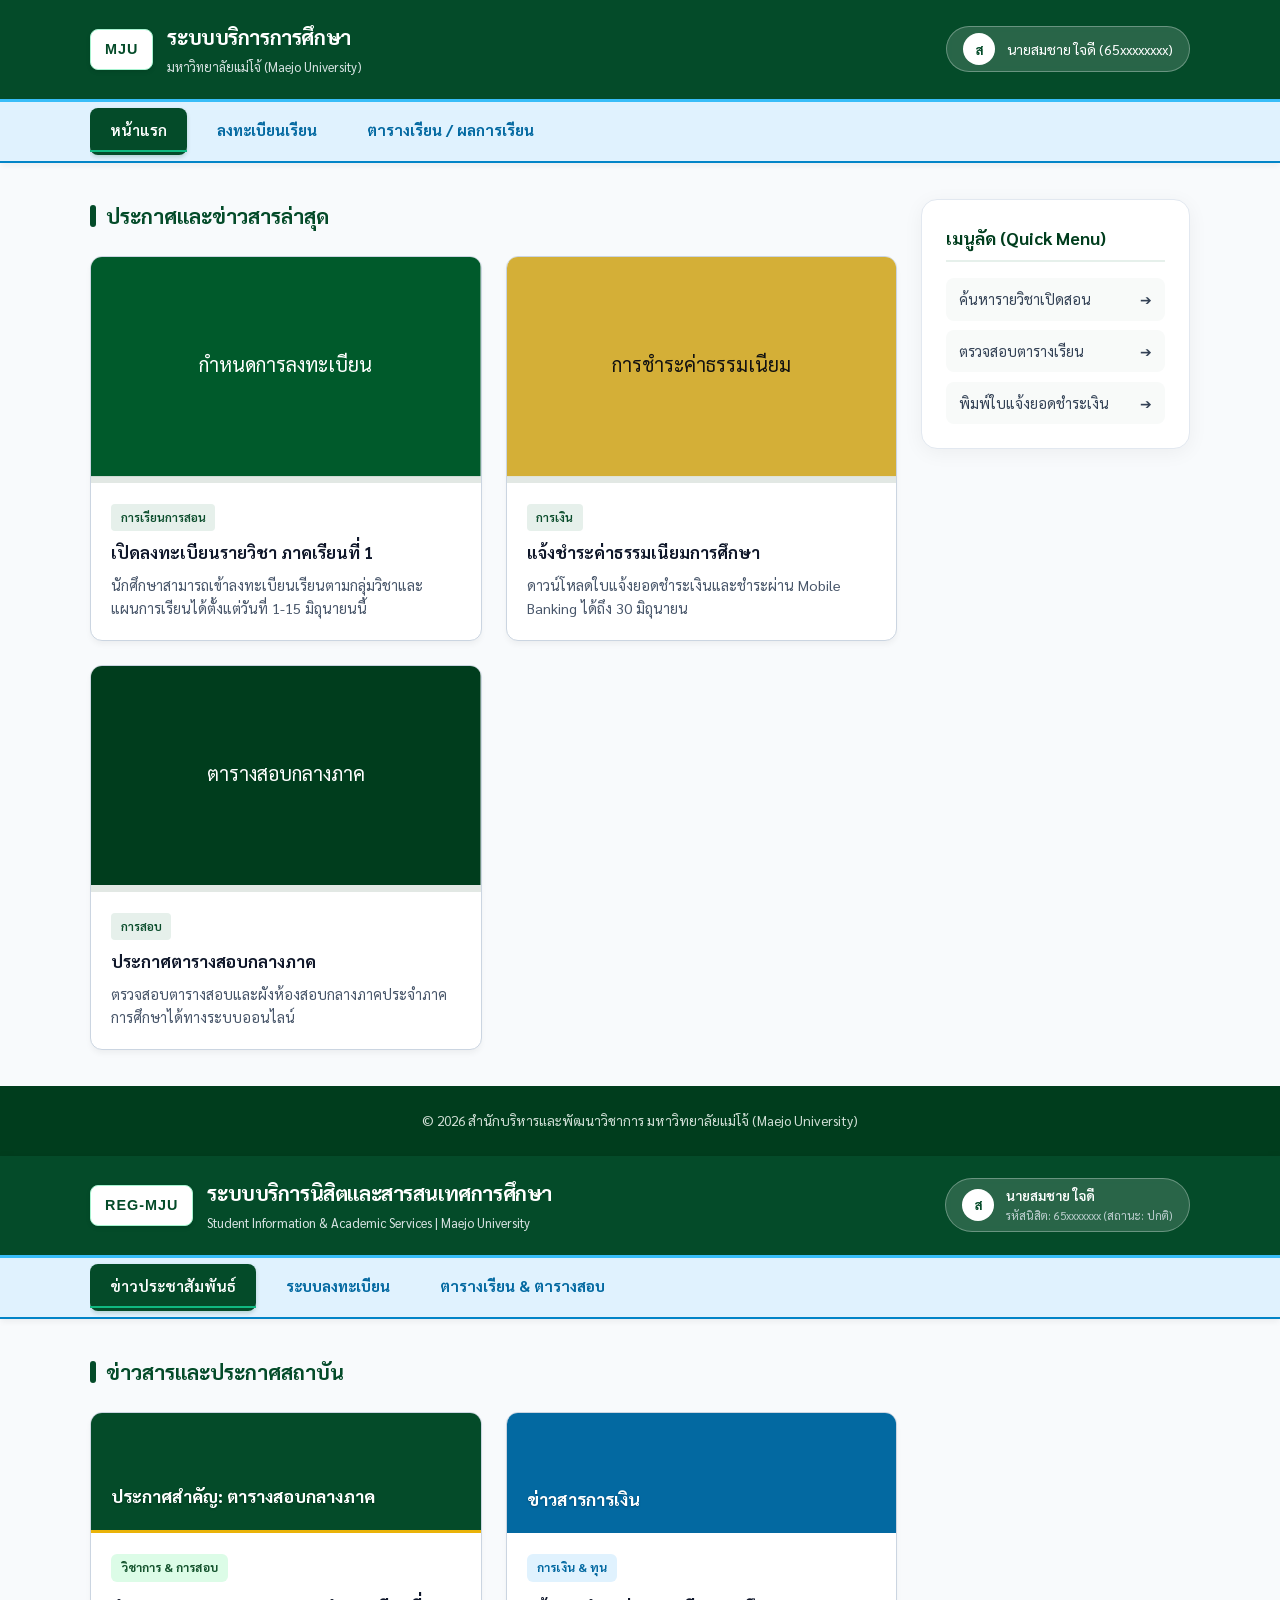
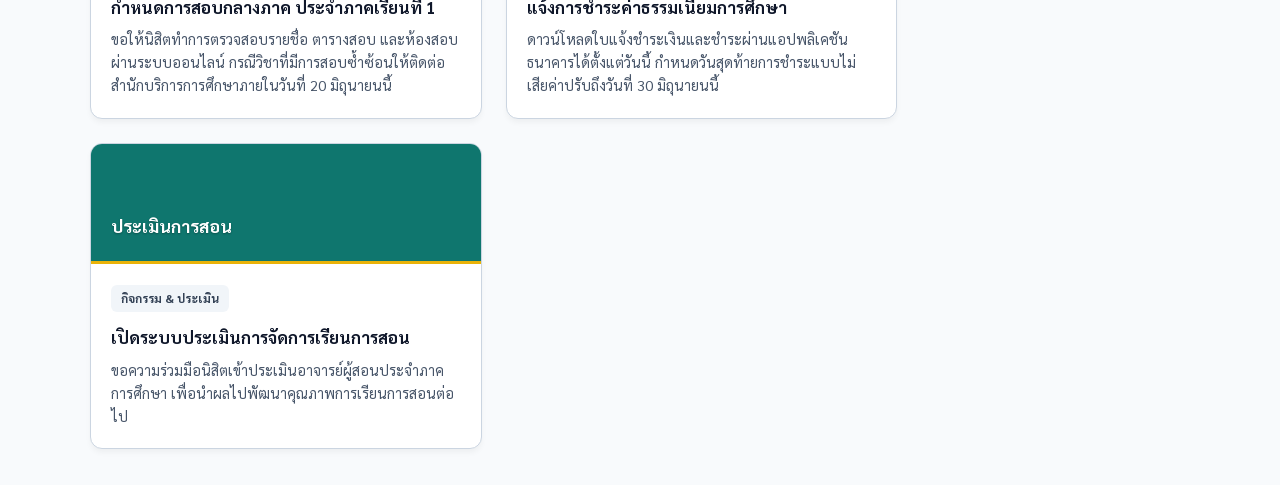
<file: index.html>
<!DOCTYPE html>
<html lang="th">
<head>
  <meta charset="UTF-8">
  <meta name="viewport" content="width=device-width, initial-scale=1.0">
  <title>หน้าแรก - ระบบบริการการศึกษา มหาวิทยาลัยแม่โจ้</title>
  <link rel="stylesheet" href="style.css">
</head>
<body>

  <header class="main-header">
    <div class="container header-container">
      <div class="brand">
        <div class="brand-badge">MJU</div>
        <div class="brand-text">
          <h1>ระบบบริการการศึกษา</h1>
          <span>มหาวิทยาลัยแม่โจ้ (Maejo University)</span>
        </div>
      </div>
      <div class="user-badge">
        <div class="user-avatar">ส</div>
        <span>นายสมชาย ใจดี (65xxxxxxxx)</span>
      </div>
    </div>
  </header>

  <nav class="main-nav">
    <div class="container">
      <ul class="nav-menu">
        <li><a href="index.html" class="nav-link active">หน้าแรก</a></li>
        <li><a href="register.html" class="nav-link">ลงทะเบียนเรียน</a></li>
        <li><a href="schedule.html" class="nav-link">ตารางเรียน / ผลการเรียน</a></li>
      </ul>
    </div>
  </nav>

  <div class="container layout-grid">
    <main class="main-content">
      <h2 class="section-title">ประกาศและข่าวสารล่าสุด</h2>
      <div class="card-grid">
        <article class="card">
          <div class="card-img-wrapper">
            <svg width="100%" height="100%" viewBox="0 0 400 225"><rect width="400" height="225" fill="#005a2b"/><text x="50%" y="50%" fill="#fff" font-size="20" text-anchor="middle" dy=".3em">กำหนดการลงทะเบียน</text></svg>
          </div>
          <div class="card-body">
            <span class="card-tag">การเรียนการสอน</span>
            <h3 class="card-title">เปิดลงทะเบียนรายวิชา ภาคเรียนที่ 1</h3>
            <p class="card-text">นักศึกษาสามารถเข้าลงทะเบียนเรียนตามกลุ่มวิชาและแผนการเรียนได้ตั้งแต่วันที่ 1-15 มิถุนายนนี้</p>
          </div>
        </article>

        <article class="card">
          <div class="card-img-wrapper">
            <svg width="100%" height="100%" viewBox="0 0 400 225"><rect width="400" height="225" fill="#d4af37"/><text x="50%" y="50%" fill="#111" font-size="20" text-anchor="middle" dy=".3em">การชำระค่าธรรมเนียม</text></svg>
          </div>
          <div class="card-body">
            <span class="card-tag">การเงิน</span>
            <h3 class="card-title">แจ้งชำระค่าธรรมเนียมการศึกษา</h3>
            <p class="card-text">ดาวน์โหลดใบแจ้งยอดชำระเงินและชำระผ่าน Mobile Banking ได้ถึง 30 มิถุนายน</p>
          </div>
        </article>

        <article class="card">
          <div class="card-img-wrapper">
            <svg width="100%" height="100%" viewBox="0 0 400 225"><rect width="400" height="225" fill="#003d1d"/><text x="50%" y="50%" fill="#fff" font-size="20" text-anchor="middle" dy=".3em">ตารางสอบกลางภาค</text></svg>
          </div>
          <div class="card-body">
            <span class="card-tag">การสอบ</span>
            <h3 class="card-title">ประกาศตารางสอบกลางภาค</h3>
            <p class="card-text">ตรวจสอบตารางสอบและผังห้องสอบกลางภาคประจำภาคการศึกษาได้ทางระบบออนไลน์</p>
          </div>
        </article>
      </div>
    </main>

    <aside class="sidebar-content">
      <div class="sidebar-box">
        <h3>เมนูลัด (Quick Menu)</h3>
        <ul class="quick-menu">
          <li><a href="register.html"><span>ค้นหารายวิชาเปิดสอน</span> ➔</a></li>
          <li><a href="schedule.html"><span>ตรวจสอบตารางเรียน</span> ➔</a></li>
          <li><a href="#"><span>พิมพ์ใบแจ้งยอดชำระเงิน</span> ➔</a></li>
        </ul>
      </div>
    </aside>
  </div>

  <footer class="main-footer">
    <div class="container">
      <p>&copy; 2026 สำนักบริหารและพัฒนาวิชาการ มหาวิทยาลัยแม่โจ้ (Maejo University)</p>
    </div>
  </footer>

</body>
</html>
<!DOCTYPE html>
<html lang="th">
<head>
    <meta charset="UTF-8">
    <meta name="viewport" content="width=device-width, initial-scale=1.0">
    <title>ระบบบริการนิสิตและสารสนเทศการศึกษา - มหาวิทยาลัยแม่โจ้</title>
    <link rel="stylesheet" href="style.css">
</head>
<body>

    <!-- Header Section -->
    <header class="main-header">
        <div class="container header-container">
            <div class="brand">
                <div class="brand-badge">REG-MJU</div>
                <div class="brand-text">
                    <h1>ระบบบริการนิสิตและสารสนเทศการศึกษา</h1>
                    <span>Student Information & Academic Services | Maejo University</span>
                </div>
            </div>
            <div class="user-badge">
                <div class="user-avatar">ส</div>
                <div class="user-info">
                    <span class="user-name">นายสมชาย ใจดี</span>
                    <span class="user-id">รหัสนิสิต: 65xxxxxxx (สถานะ: ปกติ)</span>
                </div>
            </div>
        </div>
    </header>

    <!-- Navigation Bar -->
    <nav class="main-nav">
        <div class="container">
            <ul class="nav-menu">
                <li><a href="index.html" class="nav-link active">ข่าวประชาสัมพันธ์</a></li>
                <li><a href="register.html" class="nav-link">ระบบลงทะเบียน</a></li>
                <li><a href="schedule.html" class="nav-link">ตารางเรียน & ตารางสอบ</a></li>
            </ul>
        </div>
    </nav>

    <!-- Main Content Section -->
    <main class="container layout-grid">
        <section class="news-section">
            <h2 class="section-title">ข่าวสารและประกาศสถาบัน</h2>

            <div class="card-grid">
                <!-- Card 1: สลับเรื่องตารางสอบขึ้นมาก่อนเพื่อไม่ให้เหมือนเพื่อน -->
                <article class="card">
                    <div class="card-image-placeholder primary-banner">
                        <h3>ประกาศสำคัญ: ตารางสอบกลางภาค</h3>
                    </div>
                    <div class="card-content">
                        <span class="badge badge-academic">วิชาการ & การสอบ</span>
                        <h3 class="card-title">กำหนดการสอบกลางภาค ประจำภาคเรียนที่ 1</h3>
                        <p class="card-description">
                            ขอให้นิสิตทำการตรวจสอบรายชื่อ ตารางสอบ และห้องสอบผ่านระบบออนไลน์ 
                            กรณีวิชาที่มีการสอบซ้ำซ้อนให้ติดต่อสำนักบริการการศึกษาภายในวันที่ 20 มิถุนายนนี้
                        </p>
                    </div>
                </article>

                <!-- Card 2: เรื่องการเงิน/ทุนการศึกษา -->
                <article class="card">
                    <div class="card-image-placeholder secondary-banner">
                        <h3>ข่าวสารการเงิน</h3>
                    </div>
                    <div class="card-content">
                        <span class="badge badge-finance">การเงิน & ทุน</span>
                        <h3 class="card-title">แจ้งการชำระค่าธรรมเนียมการศึกษา</h3>
                        <p class="card-description">
                            ดาวน์โหลดใบแจ้งชำระเงินและชำระผ่านแอปพลิเคชันธนาคารได้ตั้งแต่วันนี้ 
                            กำหนดวันสุดท้ายการชำระแบบไม่เสียค่าปรับถึงวันที่ 30 มิถุนายนนี้
                        </p>
                    </div>
                </article>

                <!-- Card 3: เรื่องกิจกรรมนิสิต/ประเมินการสอน -->
                <article class="card">
                    <div class="card-image-placeholder tertiary-banner">
                        <h3>ประเมินการสอน</h3>
                    </div>
                    <div class="card-content">
                        <span class="badge badge-general">กิจกรรม & ประเมิน</span>
                        <h3 class="card-title">เปิดระบบประเมินการจัดการเรียนการสอน</h3>
                        <p class="card-description">
                            ขอความร่วมมือนิสิตเข้าประเมินอาจารย์ผู้สอนประจำภาคการศึกษา 
                            เพื่อนำผลไปพัฒนาคุณภาพการเรียนการสอนต่อไป
                        </p>
                    </div>
                </article>
            </div>
        </section>
    </main>

</body>
</html>
</file>
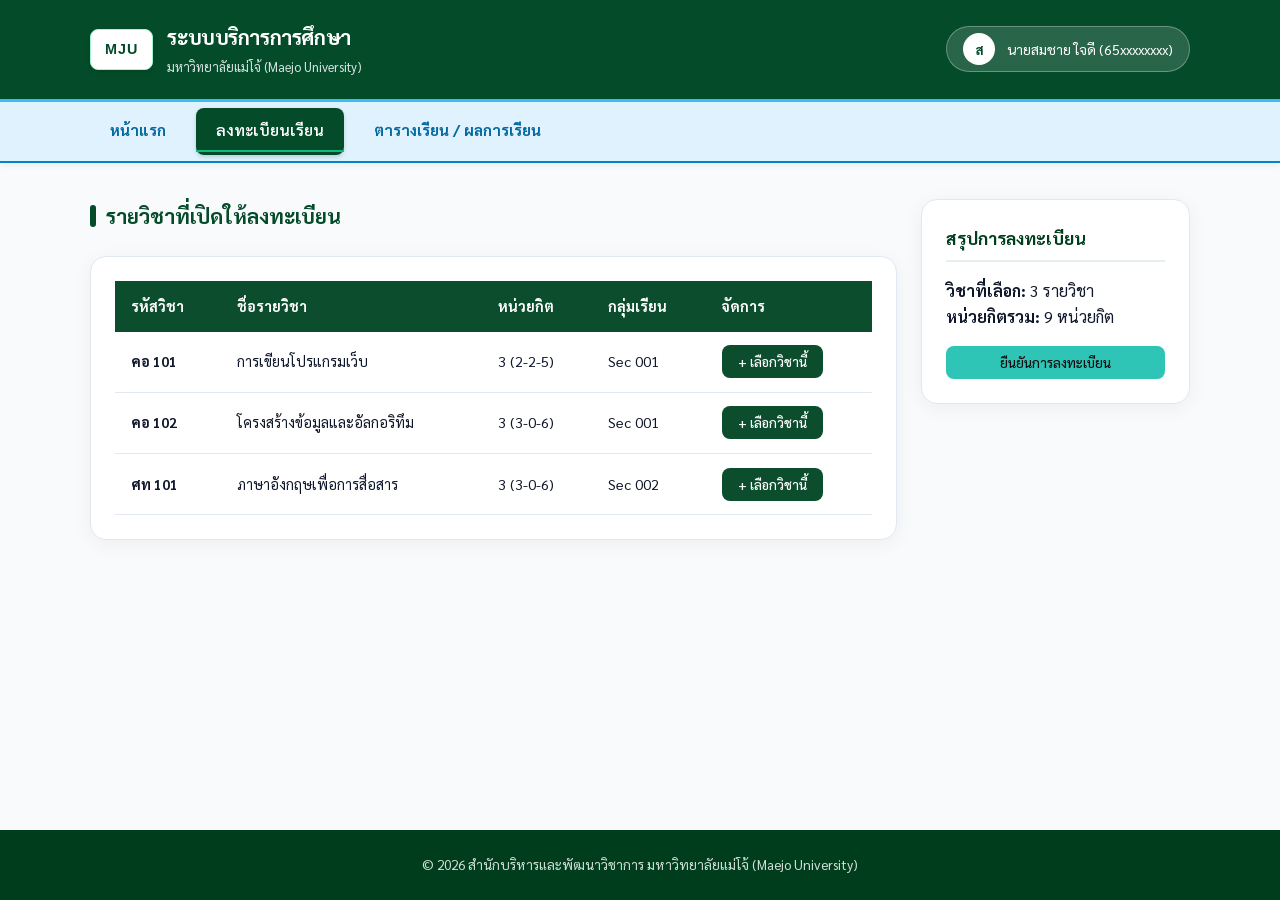
<file: register.html>
<!DOCTYPE html>
<html lang="th">
<head>
  <meta charset="UTF-8">
  <meta name="viewport" content="width=device-width, initial-scale=1.0">
  <title>ลงทะเบียนเรียน - มหาวิทยาลัยแม่โจ้</title>
  <link rel="stylesheet" href="style.css">
</head>
<body>

  <header class="main-header">
    <div class="container header-container">
      <div class="brand">
        <div class="brand-badge">MJU</div>
        <div class="brand-text">
          <h1>ระบบบริการการศึกษา</h1>
          <span>มหาวิทยาลัยแม่โจ้ (Maejo University)</span>
        </div>
      </div>
      <div class="user-badge">
        <div class="user-avatar">ส</div>
        <span>นายสมชาย ใจดี (65xxxxxxxx)</span>
      </div>
    </div>
  </header>

  <nav class="main-nav">
    <div class="container">
      <ul class="nav-menu">
        <li><a href="index.html" class="nav-link">หน้าแรก</a></li>
        <li><a href="register.html" class="nav-link active">ลงทะเบียนเรียน</a></li>
        <li><a href="schedule.html" class="nav-link">ตารางเรียน / ผลการเรียน</a></li>
      </ul>
    </div>
  </nav>

  <div class="container layout-grid">
    <main class="main-content">
      <h2 class="section-title">รายวิชาที่เปิดให้ลงทะเบียน</h2>
      <div class="table-responsive">
        <table class="custom-table">
          <thead>
            <tr>
              <th>รหัสวิชา</th>
              <th>ชื่อรายวิชา</th>
              <th>หน่วยกิต</th>
              <th>กลุ่มเรียน</th>
              <th>จัดการ</th>
            </tr>
          </thead>
          <tbody>
            <tr>
              <td><strong>คอ 101</strong></td>
              <td>การเขียนโปรแกรมเว็บ</td>
              <td>3 (2-2-5)</td>
              <td>Sec 001</td>
              <td><button class="btn-primary">+ เลือกวิชานี้</button></td>
            </tr>
            <tr>
              <td><strong>คอ 102</strong></td>
              <td>โครงสร้างข้อมูลและอัลกอริทึม</td>
              <td>3 (3-0-6)</td>
              <td>Sec 001</td>
              <td><button class="btn-primary">+ เลือกวิชานี้</button></td>
            </tr>
            <tr>
              <td><strong>ศท 101</strong></td>
              <td>ภาษาอังกฤษเพื่อการสื่อสาร</td>
              <td>3 (3-0-6)</td>
              <td>Sec 002</td>
              <td><button class="btn-primary">+ เลือกวิชานี้</button></td>
            </tr>
          </tbody>
        </table>
      </div>
    </main>

    <aside class="sidebar-content">
      <div class="sidebar-box">
        <h3>สรุปการลงทะเบียน</h3>
        <p><strong>วิชาที่เลือก:</strong> 3 รายวิชา</p>
        <p><strong>หน่วยกิตรวม:</strong> 9 หน่วยกิต</p>
        <button class="btn-primary" style="width: 100%; margin-top:1rem; background: var(--accent-color); color: #111;">ยืนยันการลงทะเบียน</button>
      </div>
    </aside>
  </div>

  <footer class="main-footer">
    <div class="container">
      <p>&copy; 2026 สำนักบริหารและพัฒนาวิชาการ มหาวิทยาลัยแม่โจ้ (Maejo University)</p>
    </div>
  </footer>

</body>
</html>
</file>
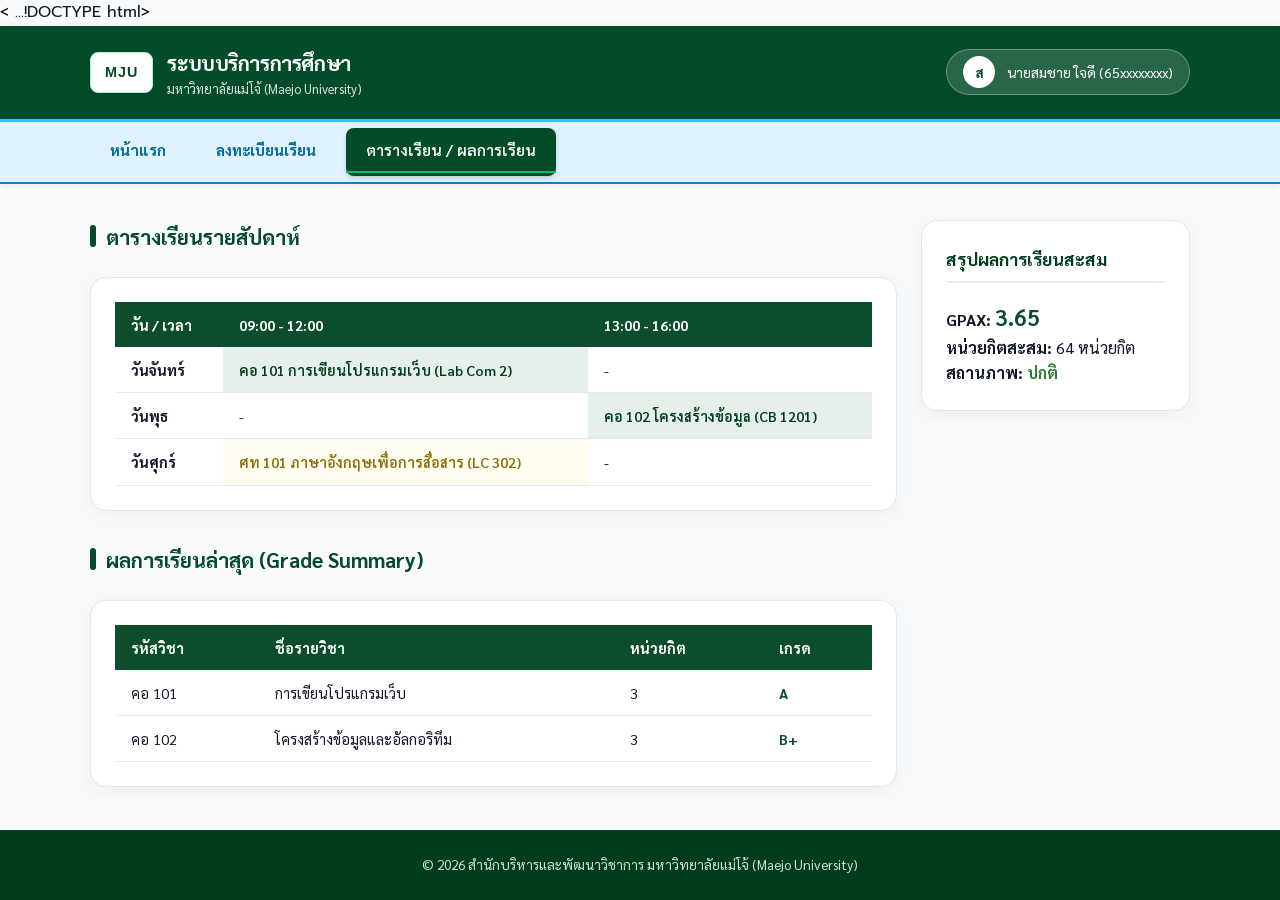
<file: schedule.html>
<<!DOCTYPE html>
<html lang="th">
<head>
    <meta charset="UTF-8">
    <title>ตารางเรียน</title>
   
    <link href="https://fonts.googleapis.com/css2?family=Prompt:wght@300;400;600&display=swap" rel="stylesheet">
    
    <link rel="stylesheet" href="style.css">
</head>
<body>
    ...!DOCTYPE html>
<html lang="th">
<head>
  <meta charset="UTF-8">
  <meta name="viewport" content="width=device-width, initial-scale=1.0">
  <title>ตารางเรียน / ผลการเรียน - มหาวิทยาลัยแม่โจ้</title>
  <link rel="stylesheet" href="style.css">
</head>
<body>

  <header class="main-header">
    <div class="container header-container">
      <div class="brand">
        <div class="brand-badge">MJU</div>
        <div class="brand-text">
          <h1>ระบบบริการการศึกษา</h1>
          <span>มหาวิทยาลัยแม่โจ้ (Maejo University)</span>
        </div>
      </div>
      <div class="user-badge">
        <div class="user-avatar">ส</div>
        <span>นายสมชาย ใจดี (65xxxxxxxx)</span>
      </div>
    </div>
  </header>

  <nav class="main-nav">
    <div class="container">
      <ul class="nav-menu">
        <li><a href="index.html" class="nav-link">หน้าแรก</a></li>
        <li><a href="register.html" class="nav-link">ลงทะเบียนเรียน</a></li>
        <li><a href="schedule.html" class="nav-link active">ตารางเรียน / ผลการเรียน</a></li>
      </ul>
    </div>
  </nav>

  <div class="container layout-grid">
    <main class="main-content">
      <h2 class="section-title">ตารางเรียนรายสัปดาห์</h2>
      <div class="table-responsive" style="margin-bottom:2rem;">
        <table class="custom-table">
          <thead>
            <tr>
              <th>วัน / เวลา</th>
              <th>09:00 - 12:00</th>
              <th>13:00 - 16:00</th>
            </tr>
          </thead>
          <tbody>
            <tr>
              <td><strong>วันจันทร์</strong></td>
              <td style="background:#e6f0eb; color:var(--primary-dark); font-weight:600;">คอ 101 การเขียนโปรแกรมเว็บ (Lab Com 2)</td>
              <td>-</td>
            </tr>
            <tr>
              <td><strong>วันพุธ</strong></td>
              <td>-</td>
              <td style="background:#e6f0eb; color:var(--primary-dark); font-weight:600;">คอ 102 โครงสร้างข้อมูล (CB 1201)</td>
            </tr>
            <tr>
              <td><strong>วันศุกร์</strong></td>
              <td style="background:#fffdf0; color:#8a6d0b; font-weight:600;">ศท 101 ภาษาอังกฤษเพื่อการสื่อสาร (LC 302)</td>
              <td>-</td>
            </tr>
          </tbody>
        </table>
      </div>

      <h2 class="section-title">ผลการเรียนล่าสุด (Grade Summary)</h2>
      <div class="table-responsive">
        <table class="custom-table">
          <thead>
            <tr>
              <th>รหัสวิชา</th>
              <th>ชื่อรายวิชา</th>
              <th>หน่วยกิต</th>
              <th>เกรด</th>
            </tr>
          </thead>
          <tbody>
            <tr>
              <td>คอ 101</td>
              <td>การเขียนโปรแกรมเว็บ</td>
              <td>3</td>
              <td><strong style="color:var(--primary-color);">A</strong></td>
            </tr>
            <tr>
              <td>คอ 102</td>
              <td>โครงสร้างข้อมูลและอัลกอริทึม</td>
              <td>3</td>
              <td><strong style="color:var(--primary-color);">B+</strong></td>
            </tr>
          </tbody>
        </table>
      </div>
    </main>

    <aside class="sidebar-content">
      <div class="sidebar-box">
        <h3>สรุปผลการเรียนสะสม</h3>
        <p><strong>GPAX:</strong> <span style="font-size:1.4rem; color:var(--primary-color); font-weight:bold;">3.65</span></p>
        <p><strong>หน่วยกิตสะสม:</strong> 64 หน่วยกิต</p>
        <p><strong>สถานภาพ:</strong> <span style="color:#2e7d32; font-weight:bold;">ปกติ</span></p>
      </div>
    </aside>
  </div>

  <footer class="main-footer">
    <div class="container">
      <p>&copy; 2026 สำนักบริหารและพัฒนาวิชาการ มหาวิทยาลัยแม่โจ้ (Maejo University)</p>
    </div>
  </footer>

</body>
</html>
</file>
<file: style.css>
/* ==========================================================================
   Maejo University Educational Services System - Modern Responsive CSS
   Theme: MJU Forest Green (#005a2b) & Gold (#d4af37)
   ========================================================================== */

@import url('https://fonts.googleapis.com/css2?family=Sarabun:wght@300;400;500;600;700&display=swap');

:root {
  --primary-color: #005a2b;
  --primary-dark: #003d1d;
  --primary-light: #e6f0eb;
  --accent-color: #d4af37;
  --bg-color: #f8faf9;
  --card-bg: #ffffff;
  --text-main: #2b302c;
  --text-muted: #667068;
  --border-color: #e2e8e4;
  --shadow-sm: 0 2px 4px rgba(0,0,0,0.04);
  --shadow-md: 0 4px 12px rgba(0,0,0,0.08);
  --radius-sm: 8px;
  --radius-md: 12px;
  --transition: all 0.25s ease-in-out;
}

*, *::before, *::after {
  box-sizing: border-box;
  margin: 0;
  padding: 0;
}

body {
  font-family: 'Sarabun', -apple-system, sans-serif;
  background-color: var(--bg-color);
  color: var(--text-main);
  line-height: 1.6;
  min-height: 100vh;
  display: flex;
  flex-direction: column;
}

.container {
  width: calc(100% - 2rem);
  max-width: 1200px;
  margin-inline: auto;
}

/* Header */
.main-header {
  background: linear-gradient(135deg, var(--primary-dark) 0%, var(--primary-color) 100%);
  color: #ffffff;
  padding: 1rem 0;
  box-shadow: var(--shadow-sm);
}

.header-container {
  display: flex;
  flex-direction: column;
  align-items: center;
  gap: 1rem;
}

.brand {
  display: flex;
  align-items: center;
  gap: 0.85rem;
}

.brand-badge {
  background: var(--accent-color);
  color: #111;
  font-weight: 700;
  padding: 0.35rem 0.75rem;
  border-radius: var(--radius-sm);
  font-size: 0.9rem;
}

.brand-text h1 {
  font-size: 1.25rem;
  font-weight: 600;
}

.brand-text span {
  font-size: 0.8rem;
  opacity: 0.85;
}

.user-badge {
  display: flex;
  align-items: center;
  gap: 0.75rem;
  background: rgba(255, 255, 255, 0.12);
  padding: 0.5rem 1rem;
  border-radius: 50px;
  font-size: 0.88rem;
}

.user-avatar {
  width: 32px;
  height: 32px;
  border-radius: 50%;
  background: var(--accent-color);
  color: #000;
  display: flex;
  align-items: center;
  justify-content: center;
  font-weight: bold;
}

/* Navigation */
.main-nav {
  background-color: #ffffff;
  border-bottom: 1px solid var(--border-color);
  position: sticky;
  top: 0;
  z-index: 100;
}

.nav-menu {
  display: flex;
  list-style: none;
  gap: 0.5rem;
  overflow-x: auto;
  padding: 0.5rem 0;
}

.nav-link {
  text-decoration: none;
  color: var(--text-muted);
  font-weight: 500;
  padding: 0.6rem 1.2rem;
  border-radius: var(--radius-sm);
  white-space: nowrap;
  transition: var(--transition);
}

.nav-link:hover, .nav-link.active {
  color: var(--primary-color);
  background-color: var(--primary-light);
  font-weight: 600;
}

/* Layout Grid */
.layout-grid {
  display: grid;
  grid-template-columns: 1fr;
  gap: 1.5rem;
  margin-block: 2rem;
  flex: 1;
}

.section-title {
  font-size: 1.35rem;
  color: var(--primary-dark);
  margin-bottom: 1.25rem;
  display: flex;
  align-items: center;
  gap: 0.5rem;
  font-weight: 700;
}

.section-title::before {
  content: '';
  display: inline-block;
  width: 6px;
  height: 1.2em;
  background-color: var(--accent-color);
  border-radius: 3px;
}

/* Cards & Grid */
.card-grid {
  display: grid;
  grid-template-columns: 1fr;
  gap: 1.25rem;
}

.card {
  background-color: var(--card-bg);
  border-radius: var(--radius-md);
  border: 1px solid var(--border-color);
  overflow: hidden;
  box-shadow: var(--shadow-sm);
  transition: var(--transition);
}

.card:hover {
  transform: translateY(-3px);
  box-shadow: var(--shadow-md);
}

.card-img-wrapper {
  width: 100%;
  aspect-ratio: 16 / 9;
  background-color: #e2e8e4;
}

.card-body {
  padding: 1.25rem;
}

.card-tag {
  display: inline-block;
  background: var(--primary-light);
  color: var(--primary-color);
  font-size: 0.75rem;
  font-weight: 600;
  padding: 0.25rem 0.6rem;
  border-radius: 4px;
  margin-bottom: 0.5rem;
}

.card-title {
  font-size: 1.1rem;
  font-weight: 600;
  margin-bottom: 0.5rem;
}

.card-text {
  font-size: 0.9rem;
  color: var(--text-muted);
}

/* Sidebar */
.sidebar-box {
  background: var(--card-bg);
  border: 1px solid var(--border-color);
  border-radius: var(--radius-md);
  padding: 1.25rem;
  box-shadow: var(--shadow-sm);
}

.sidebar-box h3 {
  font-size: 1.1rem;
  color: var(--primary-dark);
  margin-bottom: 1rem;
  padding-bottom: 0.5rem;
  border-bottom: 2px solid var(--primary-light);
}

.quick-menu {
  list-style: none;
  display: flex;
  flex-direction: column;
  gap: 0.6rem;
}

.quick-menu a {
  display: flex;
  justify-content: space-between;
  text-decoration: none;
  color: var(--text-main);
  padding: 0.6rem 0.8rem;
  border-radius: var(--radius-sm);
  background-color: var(--bg-color);
  font-size: 0.9rem;
  transition: var(--transition);
}

.quick-menu a:hover {
  background-color: var(--primary-light);
  color: var(--primary-color);
  padding-left: 1rem;
}

/* Table */
.table-responsive {
  width: 100%;
  overflow-x: auto;
  background: var(--card-bg);
  border-radius: var(--radius-md);
  border: 1px solid var(--border-color);
  box-shadow: var(--shadow-sm);
}

.custom-table {
  width: 100%;
  border-collapse: collapse;
  text-align: left;
  font-size: 0.9rem;
}

.custom-table th {
  background-color: var(--primary-color);
  color: #ffffff;
  padding: 0.85rem 1rem;
}

.custom-table td {
  padding: 0.85rem 1rem;
  border-bottom: 1px solid var(--border-color);
}

.btn-primary {
  background-color: var(--primary-color);
  color: white;
  border: none;
  padding: 0.5rem 1rem;
  border-radius: var(--radius-sm);
  font-weight: 500;
  cursor: pointer;
  transition: var(--transition);
}

.btn-primary:hover {
  background-color: var(--primary-dark);
}

/* Footer */
.main-footer {
  background-color: var(--primary-dark);
  color: #d1e0d7;
  text-align: center;
  padding: 1.5rem 0;
  font-size: 0.85rem;
  margin-top: auto;
}

/* Responsive Queries */
@media (min-width: 768px) {
  .header-container { flex-direction: row; justify-content: space-between; }
  .card-grid { grid-template-columns: repeat(2, 1fr); }
}

@media (min-width: 1200px) {
  .layout-grid { grid-template-columns: 3fr 1fr; }
  .card-grid { grid-template-columns: repeat(3, 1fr); }
}
/* กำหนดฟอนต์ทั้งหน้าเว็บ */
body {
    font-family: 'Prompt', sans-serif;
    background-color: #f8f9fa;
}

/* แต่งกล่องให้ขอบมน + มีเงา */
.sidebar-box, .table-responsive {
    background: #ffffff;
    border-radius: 16px;
    padding: 24px;
    box-shadow: 0 4px 20px rgba(0, 0, 0, 0.05);
}

/* แต่งตารางให้เรียบหรู + เอฟเฟกต์ชี้เมาส์ */
tr:hover {
    background-color: #f1f5f9;
    transition: background 0.2s ease;
}

/* ป้ายสถานะเกรด/ปกติ (Badge) */
.badge-status {
    background-color: #d1fae5;
    color: #065f46;
    padding: 4px 12px;
    border-radius: 20px;
    font-weight: 600;
}
/* Custom Properties / Theme Variables */
:root {
    --primary-color: #0b4d2c;      /* เขียวเข้มพรีเมียม */
    --primary-hover: #083820;
    --accent-color: #2ec4b6;       /* สีฟ้าอมเขียวเพิ่มมิติ */
    --accent-gold: #e9c46a;        /* สีทองนุ่มนวล */
    --bg-light: #f4f7f5;           /* พื้นหลังเทาอมเขียวอ่อนสบายตา */
    --card-bg: #ffffff;
    --text-dark: #1e293b;
    --text-muted: #64748b;
    --border-color: #e2e8f0;
    --shadow-sm: 0 2px 4px rgba(0, 0, 0, 0.05);
    --shadow-md: 0 10px 25px -5px rgba(0, 0, 0, 0.08);
    --radius-lg: 16px;
    --radius-md: 10px;
}

/* Reset & Base Styles */
* {
    margin: 0;
    padding: 0;
    box-sizing: border-box;
    font-family: 'Sarabun', 'Inter', -apple-system, sans-serif;
}

body {
    background-color: var(--bg-light);
    color: var(--text-dark);
    line-height: 1.6;
}

.container {
    max-width: 1200px;
    margin: 0 auto;
    padding: 0 20px;
}

/* Header Section */
.main-header {
    background: linear-gradient(135deg, var(--primary-color) 0%, #155d38 100%);
    color: #ffffff;
    padding: 24px 0;
    box-shadow: var(--shadow-md);
}

.header-container {
    display: flex;
    justify-content: space-between;
    align-items: center;
}

.brand {
    display: flex;
    align-items: center;
    gap: 16px;
}

.brand-badge {
    background: var(--accent-gold);
    color: #1a3323;
    font-weight: 800;
    font-size: 1.1rem;
    padding: 10px 16px;
    border-radius: var(--radius-md);
    letter-spacing: 1px;
    box-shadow: 0 4px 12px rgba(233, 196, 106, 0.3);
}

.brand-text h1 {
    font-size: 1.5rem;
    font-weight: 700;
    letter-spacing: -0.02em;
}

.brand-text span {
    font-size: 0.85rem;
    opacity: 0.85;
}

/* User Badge */
.user-badge {
    display: flex;
    align-items: center;
    gap: 12px;
    background: rgba(255, 255, 255, 0.12);
    padding: 8px 16px;
    border-radius: 50px;
    backdrop-filter: blur(8px);
}

.user-avatar {
    width: 38px;
    height: 38px;
    background: var(--accent-gold);
    color: #1a3323;
    font-weight: 700;
    border-radius: 50%;
    display: flex;
    align-items: center;
    justify-content: center;
}

.user-info {
    display: flex;
    flex-direction: column;
}

.user-name {
    font-size: 0.9rem;
    font-weight: 600;
}

.user-id {
    font-size: 0.75rem;
    opacity: 0.8;
}

/* Navigation Bar */
.main-nav {
    background: #ffffff;
    border-bottom: 1px solid var(--border-color);
    position: sticky;
    top: 0;
    z-index: 100;
    box-shadow: var(--shadow-sm);
}

.nav-menu {
    display: flex;
    list-style: none;
    gap: 8px;
}

.nav-link {
    display: inline-block;
    padding: 16px 20px;
    color: var(--text-muted);
    text-decoration: none;
    font-weight: 600;
    font-size: 0.95rem;
    transition: all 0.2s ease;
    border-bottom: 3px solid transparent;
}

.nav-link:hover {
    color: var(--primary-color);
}

.nav-link.active {
    color: var(--primary-color);
    border-bottom-color: var(--primary-color);
    background: #f0f7f3;
}

/* Layout & Grid Structure */
.layout-grid {
    padding: 40px 20px;
}

.section-title {
    font-size: 1.4rem;
    font-weight: 700;
    color: var(--primary-color);
    margin-bottom: 24px;
    display: flex;
    align-items: center;
    gap: 10px;
}

.section-title::before {
    content: '';
    display: inline-block;
    width: 6px;
    height: 24px;
    background: var(--accent-gold);
    border-radius: 4px;
}

.card-grid {
    display: grid;
    grid-template-columns: repeat(auto-fit, minmax(320px, 1fr));
    gap: 28px;
}

/* Modern Card Styling */
.card {
    background: var(--card-bg);
    border-radius: var(--radius-lg);
    overflow: hidden;
    box-shadow: var(--shadow-sm);
    border: 1px solid var(--border-color);
    transition: transform 0.3s ease, box-shadow 0.3s ease;
}

.card:hover {
    transform: translateY(-6px);
    box-shadow: var(--shadow-md);
}

.card-image-placeholder {
    height: 180px;
    padding: 24px;
    display: flex;
    align-items: flex-end;
    color: #ffffff;
    position: relative;
}

.primary-banner {
    background: linear-gradient(135deg, #0b4d2c 0%, #1c7c48 100%);
}

.secondary-banner {
    background: linear-gradient(135deg, #d97706 0%, #f59e0b 100%);
}

.tertiary-banner {
    background: linear-gradient(135deg, #2563eb 0%, #3b82f6 100%);
}

.card-image-placeholder h3 {
    font-size: 1.25rem;
    font-weight: 700;
    text-shadow: 0 2px 4px rgba(0,0,0,0.2);
}

.card-content {
    padding: 24px;
}

/* Badges */
.badge {
    display: inline-block;
    padding: 4px 12px;
    font-size: 0.75rem;
    font-weight: 700;
    border-radius: 50px;
    margin-bottom: 12px;
    text-transform: uppercase;
}

.badge-academic {
    background: #e6f4ea;
    color: #137333;
}

.badge-finance {
    background: #fef3c7;
    color: #b45309;
}

.badge-general {
    background: #e0f2fe;
    color: #0369a1;
}

.card-title {
    font-size: 1.1rem;
    font-weight: 700;
    margin-bottom: 10px;
    color: var(--text-dark);
}

.card-description {
    font-size: 0.9rem;
    color: var(--text-muted);
    line-height: 1.6;
}

/* Responsive Breakpoints (ตรงตามโจทย์) */
@media (max-width: 768px) {
    .header-container {
        flex-direction: column;
        align-items: flex-start;
        gap: 16px;
    }

    .nav-menu {
        overflow-x: auto;
        white-space: nowrap;
    }

    .card-grid {
        grid-template-columns: 1fr;
    }
}
@import url('https://fonts.googleapis.com/css2?family=Plus+Jakarta+Sans:wght@500;600;700&family=Sarabun:wght@400;500;600&display=swap');

:root {
    --bg-main: #f8fafc;
    --surface: #ffffff;
    --primary: #0f172a;       /* สีกรมท่าเกือบดำ ลุคโมเดิร์น */
    --brand-green: #10b981;  /* เขียว Emerald สดใสแบบเรียบหรู */
    --text-main: #334155;
    --text-muted: #64748b;
    --border: #e2e8f0;
    --radius: 12px;
}

* {
    margin: 0;
    padding: 0;
    box-sizing: border-box;
    font-family: 'Sarabun', 'Plus Jakarta Sans', sans-serif;
}

body {
    background-color: var(--bg-main);
    color: var(--text-main);
    line-height: 1.5;
}

.container {
    max-width: 1100px;
    margin: 0 auto;
    padding: 0 24px;
}

/* Header Minimal */
.main-header {
    background-color: var(--surface);
    border-bottom: 1px solid var(--border);
    padding: 16px 0;
}

.header-container {
    display: flex;
    justify-content: space-between;
    align-items: center;
}

.brand {
    display: flex;
    align-items: center;
    gap: 12px;
}

.brand-badge {
    background-color: #ecfdf5;
    color: var(--brand-green);
    font-family: 'Plus Jakarta Sans', sans-serif;
    font-weight: 700;
    padding: 6px 12px;
    border-radius: 8px;
    font-size: 0.85rem;
    border: 1px solid #a7f3d0;
}

.brand-text h1 {
    font-size: 1.15rem;
    font-weight: 600;
    color: var(--primary);
}

.brand-text span {
    font-size: 0.75rem;
    color: var(--text-muted);
}

/* Profile Badge */
.user-badge {
    display: flex;
    align-items: center;
    gap: 10px;
    background: var(--bg-main);
    padding: 6px 14px;
    border-radius: 30px;
    border: 1px solid var(--border);
}

.user-avatar {
    width: 30px;
    height: 30px;
    background: var(--primary);
    color: #fff;
    font-weight: 600;
    border-radius: 50%;
    display: flex;
    align-items: center;
    justify-content: center;
    font-size: 0.8rem;
}

.user-name {
    font-size: 0.85rem;
    font-weight: 600;
    color: var(--primary);
}

.user-id {
    font-size: 0.7rem;
    color: var(--text-muted);
}

/* Nav Menu Clean */
.main-nav {
    background: var(--surface);
    border-bottom: 1px solid var(--border);
}

.nav-menu {
    display: flex;
    list-style: none;
    gap: 20px;
}

.nav-link {
    display: inline-block;
    padding: 14px 0;
    color: var(--text-muted);
    text-decoration: none;
    font-size: 0.9rem;
    font-weight: 500;
    position: relative;
}

.nav-link.active {
    color: var(--brand-green);
    font-weight: 600;
}

.nav-link.active::after {
    content: '';
    position: absolute;
    bottom: 0;
    left: 0;
    width: 100%;
    height: 2px;
    background-color: var(--brand-green);
}

/* Card Section Modern Grid */
.layout-grid {
    padding: 32px 24px;
}

.section-title {
    font-size: 1.2rem;
    font-weight: 600;
    color: var(--primary);
    margin-bottom: 20px;
}

.card-grid {
    display: grid;
    grid-template-columns: repeat(auto-fit, minmax(300px, 1fr));
    gap: 20px;
}

.card {
    background: var(--surface);
    border: 1px solid var(--border);
    border-radius: var(--radius);
    overflow: hidden;
    transition: border-color 0.2s ease, box-shadow 0.2s ease;
}

.card:hover {
    border-color: #cbd5e1;
    box-shadow: 0 4px 12px rgba(0, 0, 0, 0.03);
}

.card-image-placeholder {
    height: 120px;
    padding: 16px;
    display: flex;
    align-items: flex-end;
    background: #f1f5f9;
}

.card-image-placeholder h3 {
    font-size: 0.95rem;
    font-weight: 600;
    color: var(--primary);
}

.card-content {
    padding: 16px;
}

.badge {
    display: inline-block;
    padding: 3px 8px;
    font-size: 0.7rem;
    font-weight: 600;
    border-radius: 4px;
    margin-bottom: 8px;
}

.badge-academic { background: #f0fdf4; color: #15803d; }
.badge-finance { background: #fffbeb; color: #b45309; }
.badge-general { background: #f0f9ff; color: #0369a1; }

.card-title {
    font-size: 1rem;
    font-weight: 600;
    color: var(--primary);
    margin-bottom: 6px;
}

.card-description {
    font-size: 0.85rem;
    color: var(--text-muted);
    line-height: 1.5;
}

/* Mobile Responsive */
@media (max-width: 768px) {
    .header-container {
        flex-direction: column;
        align-items: flex-start;
        gap: 12px;
    }
    .card-grid {
        grid-template-columns: 1fr;
    }
}
@import url('https://fonts.googleapis.com/css2?family=Plus+Jakarta+Sans:wght@600;700&family=Sarabun:wght@400;500;600;700&display=swap');

:root {
    --green-primary: #044b29;      /* เขียวแม่โจ้เข้ม พรีเมียม */
    --green-light: #0d6e3e;        /* เขียวสว่างสำหรับไล่เฉด */
    --green-soft: #f0fdf4;         /* เขียวอ่อนพาสเทลสำหรับพื้นหลัง */
    
    --yellow-gold: #eab308;        /* เหลืองทองสดใส */
    --yellow-soft: #fef9c3;        /* เหลืองพาสเทลสำหรับ Badge */
    
    --bg-main: #f8fafc;            /* ขาวนุ่มตา */
    --surface: #ffffff;            /* ขาวบริสุทธิ์ */
    --text-dark: #0f172a;          /* ตัวหนังสือเข้ม */
    --text-muted: #64748b;        /* ตัวหนังสือจาง */
    --border: #e2e8f0;            /* เส้นขอบบางๆ */
    
    --radius-lg: 16px;
    --radius-md: 10px;
}

* {
    margin: 0;
    padding: 0;
    box-sizing: border-box;
    font-family: 'Sarabun', 'Plus Jakarta Sans', sans-serif;
}

body {
    background-color: var(--bg-main);
    color: var(--text-dark);
    line-height: 1.6;
}

.container {
    max-width: 1140px;
    margin: 0 auto;
    padding: 0 20px;
}

/* Header สีเขียวตัดแถบเหลืองทอง */
.main-header {
    background: linear-gradient(135deg, var(--green-primary) 0%, var(--green-light) 100%);
    color: #ffffff;
    padding: 22px 0;
    border-bottom: 4px solid var(--yellow-gold);
    box-shadow: 0 4px 20px rgba(4, 75, 41, 0.15);
}

.header-container {
    display: flex;
    justify-content: space-between;
    align-items: center;
}

.brand {
    display: flex;
    align-items: center;
    gap: 14px;
}

.brand-badge {
    background: var(--yellow-gold);
    color: var(--green-primary);
    font-family: 'Plus Jakarta Sans', sans-serif;
    font-weight: 700;
    padding: 8px 14px;
    border-radius: var(--radius-md);
    font-size: 0.9rem;
    box-shadow: 0 2px 8px rgba(0, 0, 0, 0.12);
}

.brand-text h1 {
    font-size: 1.3rem;
    font-weight: 700;
    color: #ffffff;
}

.brand-text span {
    font-size: 0.8rem;
    color: #e2e8f0;
    opacity: 0.9;
}

/* User Profile Badge */
.user-badge {
    display: flex;
    align-items: center;
    gap: 12px;
    background: rgba(255, 255, 255, 0.12);
    border: 1px solid rgba(255, 255, 255, 0.2);
    padding: 6px 16px;
    border-radius: 50px;
    backdrop-filter: blur(6px);
}

.user-avatar {
    width: 34px;
    height: 34px;
    background: var(--yellow-gold);
    color: var(--green-primary);
    font-weight: 700;
    border-radius: 50%;
    display: flex;
    align-items: center;
    justify-content: center;
    font-size: 0.85rem;
}

.user-name {
    font-size: 0.85rem;
    font-weight: 600;
    color: #ffffff;
}

.user-id {
    font-size: 0.72rem;
    color: #cbd5e1;
}

/* Nav Menu สีขาวคลีน ตัดเส้นเน้นสีเขียว */
.main-nav {
    background: var(--surface);
    border-bottom: 1px solid var(--border);
    box-shadow: 0 2px 4px rgba(0,0,0,0.02);
}

.nav-menu {
    display: flex;
    list-style: none;
    gap: 12px;
}

.nav-link {
    display: inline-block;
    padding: 16px 20px;
    color: var(--text-muted);
    text-decoration: none;
    font-size: 0.92rem;
    font-weight: 600;
    transition: all 0.2s ease;
    border-bottom: 3px solid transparent;
}

.nav-link:hover {
    color: var(--green-primary);
}

.nav-link.active {
    color: var(--green-primary);
    border-bottom-color: var(--green-primary);
    background: var(--green-soft);
}

/* Main Section */
.layout-grid {
    padding: 36px 20px;
}

.section-title {
    font-size: 1.3rem;
    font-weight: 700;
    color: var(--green-primary);
    margin-bottom: 24px;
    display: flex;
    align-items: center;
    gap: 10px;
}

.section-title::before {
    content: '';
    display: inline-block;
    width: 5px;
    height: 22px;
    background: var(--yellow-gold);
    border-radius: 4px;
}

/* Cards Design (ขาว / เขียว / เหลือง) */
.card-grid {
    display: grid;
    grid-template-columns: repeat(auto-fit, minmax(310px, 1fr));
    gap: 24px;
}

.card {
    background: var(--surface);
    border: 1px solid var(--border);
    border-radius: var(--radius-lg);
    overflow: hidden;
    box-shadow: 0 4px 6px -1px rgba(0, 0, 0, 0.03);
    transition: all 0.3s ease;
}

.card:hover {
    transform: translateY(-4px);
    box-shadow: 0 12px 20px -4px rgba(4, 75, 41, 0.08);
    border-color: #a7f3d0;
}

.card-image-placeholder {
    height: 140px;
    padding: 20px;
    display: flex;
    align-items: flex-end;
    color: #ffffff;
}

.primary-banner {
    background: linear-gradient(135deg, var(--green-primary) 0%, var(--green-light) 100%);
    border-bottom: 3px solid var(--yellow-gold);
}

.secondary-banner {
    background: linear-gradient(135deg, #ca8a04 0%, var(--yellow-gold) 100%);
    color: var(--green-primary);
}

.tertiary-banner {
    background: linear-gradient(135deg, #065f46 0%, #059669 100%);
    border-bottom: 3px solid var(--yellow-gold);
}

.card-image-placeholder h3 {
    font-size: 1.1rem;
    font-weight: 700;
}

.card-content {
    padding: 20px;
}

/* Badges */
.badge {
    display: inline-block;
    padding: 4px 10px;
    font-size: 0.72rem;
    font-weight: 700;
    border-radius: 6px;
    margin-bottom: 10px;
}

.badge-academic { background: var(--green-soft); color: var(--green-primary); }
.badge-finance { background: var(--yellow-soft); color: #854d0e; }
.badge-general { background: #f1f5f9; color: var(--text-dark); }

.card-title {
    font-size: 1.05rem;
    font-weight: 700;
    color: var(--text-dark);
    margin-bottom: 8px;
}

.card-description {
    font-size: 0.88rem;
    color: var(--text-muted);
    line-height: 1.6;
}

/* Mobile Responsive */
@media (max-width: 768px) {
    .header-container {
        flex-direction: column;
        align-items: flex-start;
        gap: 14px;
    }
    .card-grid {
        grid-template-columns: 1fr;
    }
}
@import url('https://fonts.googleapis.com/css2?family=Plus+Jakarta+Sans:wght@600;700&family=Sarabun:wght@400;500;600;700&display=swap');

:root {
    --green-mju: #044b29;          /* เขียวเข้มแม่โจ้คงเดิม */
    --green-mju-hover: #086338;
    
    --blue-soft-bg: #f0f7ff;       /* ฟ้าอ่อนพาสเทลสำหรับพื้นหลังส่วนรอง */
    --blue-ice: #e0f2fe;           /* ฟ้าอ่อนสว่างสำหรับ Badge/Highlight */
    --blue-accent: #0284c7;        /* สีฟ้าสำหรับตัวหนังสือป้ายกำกับ */
    --gold-accent: #eab308;        /* สีทองคงไว้เล็กน้อยตัดขอบ */
    
    --bg-main: #f8fafc;            /* พื้นหลังหลักขาวสะอาดตา */
    --surface: #ffffff;            /* ขาวบริสุทธิ์ */
    --text-dark: #0f172a;          /* ตัวหนังสือเข้มอ่านง่าย */
    --text-muted: #64748b;        /* ตัวหนังสือสีเทา */
    --border: #e2e8f0;            /* เส้นขอบบางๆ */
    
    --radius-lg: 14px;
    --radius-md: 8px;
}

* {
    margin: 0;
    padding: 0;
    box-sizing: border-box;
    font-family: 'Sarabun', 'Plus Jakarta Sans', sans-serif;
}

body {
    background-color: var(--bg-main);
    color: var(--text-dark);
    line-height: 1.6;
}

.container {
    max-width: 1140px;
    margin: 0 auto;
    padding: 0 20px;
}

/* Header เขียวแม่โจ้ แบบมีเส้นตัดฟ้าอ่อนด้านล่าง */
.main-header {
    background: linear-gradient(135deg, var(--green-mju) 0%, #085e35 100%);
    color: #ffffff;
    padding: 20px 0;
    border-bottom: 3px solid #38bdf8; /* แถบเส้นสีฟ้าอ่อนเพิ่มความโมเดิร์น */
    box-shadow: 0 4px 12px rgba(4, 75, 41, 0.12);
}

.header-container {
    display: flex;
    justify-content: space-between;
    align-items: center;
}

.brand {
    display: flex;
    align-items: center;
    gap: 14px;
}

.brand-badge {
    background: var(--gold-accent);
    color: var(--green-mju);
    font-family: 'Plus Jakarta Sans', sans-serif;
    font-weight: 700;
    padding: 8px 14px;
    border-radius: var(--radius-md);
    font-size: 0.88rem;
}

.brand-text h1 {
    font-size: 1.25rem;
    font-weight: 700;
    color: #ffffff;
}

.brand-text span {
    font-size: 0.8rem;
    color: #e2e8f0;
}

/* User Profile Badge โทนฟ้าอ่อนสว่าง */
.user-badge {
    display: flex;
    align-items: center;
    gap: 12px;
    background: rgba(255, 255, 255, 0.15);
    border: 1px solid rgba(255, 255, 255, 0.25);
    padding: 6px 16px;
    border-radius: 50px;
}

.user-avatar {
    width: 32px;
    height: 32px;
    background: var(--gold-accent);
    color: var(--green-mju);
    font-weight: 700;
    border-radius: 50%;
    display: flex;
    align-items: center;
    justify-content: center;
    font-size: 0.85rem;
}

.user-name {
    font-size: 0.85rem;
    font-weight: 600;
    color: #ffffff;
}

.user-id {
    font-size: 0.72rem;
    color: #cbd5e1;
}

/* Navigation Bar ปรับเป็นโทนฟ้าอ่อน-เขียว */
.main-nav {
    background: var(--surface);
    border-bottom: 1px solid var(--border);
}

.nav-menu {
    display: flex;
    list-style: none;
    gap: 8px;
}

.nav-link {
    display: inline-block;
    padding: 14px 20px;
    color: var(--text-muted);
    text-decoration: none;
    font-size: 0.92rem;
    font-weight: 600;
    transition: all 0.2s ease;
    border-bottom: 3px solid transparent;
}

.nav-link:hover {
    color: var(--green-mju);
    background: var(--blue-soft-bg);
}

.nav-link.active {
    color: var(--green-mju);
    border-bottom-color: var(--green-mju);
    background: var(--blue-soft-bg); /* พื้นหลังฟ้าอ่อนในเมนูที่เปิดอยู่ */
}

/* Layout Grid */
.layout-grid {
    padding: 36px 20px;
}

.section-title {
    font-size: 1.25rem;
    font-weight: 700;
    color: var(--green-mju);
    margin-bottom: 24px;
    display: flex;
    align-items: center;
    gap: 10px;
}

.section-title::before {
    content: '';
    display: inline-block;
    width: 5px;
    height: 22px;
    background: #0ea5e9; /* แถบสีฟ้าหน้าหัวข้อ */
    border-radius: 4px;
}

/* Card Styling ผสมเขียว-ฟ้า */
.card-grid {
    display: grid;
    grid-template-columns: repeat(auto-fit, minmax(310px, 1fr));
    gap: 24px;
}

.card {
    background: var(--surface);
    border: 1px solid var(--border);
    border-radius: var(--radius-lg);
    overflow: hidden;
    box-shadow: 0 2px 8px rgba(0, 0, 0, 0.04);
    transition: all 0.25 ease;
}

.card:hover {
    transform: translateY(-4px);
    box-shadow: 0 12px 20px rgba(2, 132, 199, 0.08);
    border-color: #38bdf8;
}

.card-image-placeholder {
    height: 130px;
    padding: 20px;
    display: flex;
    align-items: flex-end;
    color: #ffffff;
}

/* Gradient แบนเนอร์การ์ด โทนเขียวแม่โจ้ตัดฟ้า */
.primary-banner {
    background: linear-gradient(135deg, var(--green-mju) 0%, #0369a1 100%);
}

.secondary-banner {
    background: linear-gradient(135deg, #0284c7 0%, #38bdf8 100%);
}

.tertiary-banner {
    background: linear-gradient(135deg, #0f766e 0%, #0284c7 100%);
}

.card-image-placeholder h3 {
    font-size: 1.1rem;
    font-weight: 700;
}

.card-content {
    padding: 20px;
}

/* Badges โทนฟ้าพาสเทลสดใส */
.badge {
    display: inline-block;
    padding: 4px 10px;
    font-size: 0.72rem;
    font-weight: 700;
    border-radius: 6px;
    margin-bottom: 10px;
}

.badge-academic { background: #f0fdf4; color: var(--green-mju); }
.badge-finance { background: var(--blue-ice); color: var(--blue-accent); }
.badge-general { background: #f1f5f9; color: var(--text-dark); }

.card-title {
    font-size: 1.05rem;
    font-weight: 700;
    color: var(--text-dark);
    margin-bottom: 8px;
}

.card-description {
    font-size: 0.88rem;
    color: var(--text-muted);
    line-height: 1.6;
}

/* Mobile Responsive */
@media (max-width: 768px) {
    .header-container {
        flex-direction: column;
        align-items: flex-start;
        gap: 14px;
    }
    .card-grid {
        grid-template-columns: 1fr;
    }
}
@import url('https://fonts.googleapis.com/css2?family=Plus+Jakarta+Sans:wght@600;700&family=Sarabun:wght@400;500;600;700&display=swap');

:root {
    --green-mju: #044b29;          /* เขียวเข้มแม่โจ้ */
    --green-mju-hover: #086338;
    
    --blue-menu-bg: #e0f2fe;       /* โทนฟ้าอ่อนสว่างเฉพาะแถบเมนู */
    --blue-soft-bg: #f0f9ff;       
    --blue-accent: #0369a1;        /* สีฟ้าเข้มอ่านง่าย */
    --gold-accent: #f59e0b;        
    
    --bg-main: #f8fafc;            /* พื้นหลังขาวนุ่มตา */
    --surface: #ffffff;            /* ขาวบริสุทธิ์ */
    --text-dark: #0f172a;          /* ตัวหนังสือเข้ม ชัดเจน อ่านง่าย */
    --text-muted: #475569;        /* เทาเข้มอ่านสบายตา */
    --border: #cbd5e1;            /* เส้นขอบชัดเจนขึ้น */
    
    --radius-lg: 12px;
    --radius-md: 8px;
}

* {
    margin: 0;
    padding: 0;
    box-sizing: border-box;
    font-family: 'Sarabun', 'Plus Jakarta Sans', sans-serif;
}

body {
    background-color: var(--bg-main);
    color: var(--text-dark);
    line-height: 1.6;
}

.container {
    max-width: 1140px;
    margin: 0 auto;
    padding: 0 20px;
}

/* Header เขียวแม่โจ้ */
.main-header {
    background: var(--green-mju);
    color: #ffffff;
    padding: 20px 0;
    box-shadow: 0 2px 8px rgba(0, 0, 0, 0.1);
}

.header-container {
    display: flex;
    justify-content: space-between;
    align-items: center;
}

.brand {
    display: flex;
    align-items: center;
    gap: 14px;
}

.brand-badge {
    background: #ffffff;
    color: var(--green-mju);
    font-family: 'Plus Jakarta Sans', sans-serif;
    font-weight: 700;
    padding: 8px 14px;
    border-radius: var(--radius-md);
    font-size: 0.9rem;
    box-shadow: 0 2px 4px rgba(0, 0, 0, 0.1);
}

.brand-text h1 {
    font-size: 1.3rem;
    font-weight: 700;
    color: #ffffff;
}

.brand-text span {
    font-size: 0.8rem;
    color: #f1f5f9;
}

/* User Profile Badge */
.user-badge {
    display: flex;
    align-items: center;
    gap: 12px;
    background: rgba(255, 255, 255, 0.15);
    border: 1px solid rgba(255, 255, 255, 0.3);
    padding: 6px 16px;
    border-radius: 50px;
}

.user-avatar {
    width: 32px;
    height: 32px;
    background: #ffffff;
    color: var(--green-mju);
    font-weight: 700;
    border-radius: 50%;
    display: flex;
    align-items: center;
    justify-content: center;
    font-size: 0.85rem;
}

.user-name {
    font-size: 0.85rem;
    font-weight: 600;
    color: #ffffff;
}

.user-id {
    font-size: 0.72rem;
    color: #e2e8f0;
}

/* Navigation Bar ปรับสไตล์ใหม่ให้โดดเด่นแบบโทนฟ้าอ่อน */
.main-nav {
    background: var(--blue-menu-bg);
    border-bottom: 2px solid #0284c7;
    box-shadow: 0 4px 6px -1px rgba(0, 0, 0, 0.05);
}

.nav-menu {
    display: flex;
    list-style: none;
    gap: 10px;
    padding: 6px 0;
}

.nav-link {
    display: inline-block;
    padding: 10px 20px;
    color: var(--blue-accent);
    text-decoration: none;
    font-size: 0.95rem;
    font-weight: 700;
    border-radius: var(--radius-md);
    transition: all 0.2s ease;
}

.nav-link:hover {
    background: #bae6fd;
    color: #0369a1;
}

.nav-link.active {
    background: var(--green-mju);
    color: #ffffff;
    box-shadow: 0 2px 4px rgba(4, 75, 41, 0.2);
}

/* Layout Grid */
.layout-grid {
    padding: 36px 20px;
}

.section-title {
    font-size: 1.3rem;
    font-weight: 700;
    color: var(--green-mju);
    margin-bottom: 24px;
    display: flex;
    align-items: center;
    gap: 10px;
}

.section-title::before {
    content: '';
    display: inline-block;
    width: 6px;
    height: 22px;
    background: var(--green-mju);
    border-radius: 4px;
}

/* Card Styling เน้น คอนทราสต์อ่านง่าย */
.card-grid {
    display: grid;
    grid-template-columns: repeat(auto-fit, minmax(310px, 1fr));
    gap: 24px;
}

.card {
    background: var(--surface);
    border: 1px solid var(--border);
    border-radius: var(--radius-lg);
    overflow: hidden;
    box-shadow: 0 4px 6px -1px rgba(0, 0, 0, 0.05);
    transition: all 0.2s ease;
}

.card:hover {
    transform: translateY(-3px);
    box-shadow: 0 10px 15px -3px rgba(0, 0, 0, 0.1);
    border-color: var(--green-mju);
}

.card-image-placeholder {
    height: 120px;
    padding: 20px;
    display: flex;
    align-items: flex-end;
}

/* ปรับสีพื้นหลังการ์ดให้ตัวอักษรสีขาวอ่านออกชัดเจน 100% */
.primary-banner {
    background: #044b29; /* เขียวเข้ม */
}

.secondary-banner {
    background: #0369a1; /* ฟ้าเข้ม */
}

.tertiary-banner {
    background: #0f766e; /* เขียวอมฟ้าเข้ม */
}

.card-image-placeholder h3 {
    font-size: 1.1rem;
    font-weight: 700;
    color: #ffffff; /* ตัวหนังสือขาว ชัดเจน ไม่กลืน */
    text-shadow: 0 1px 2px rgba(0, 0, 0, 0.3);
}

.card-content {
    padding: 20px;
}

/* Badges คอนทราสต์สูง อ่านง่าย */
.badge {
    display: inline-block;
    padding: 4px 10px;
    font-size: 0.75rem;
    font-weight: 700;
    border-radius: 6px;
    margin-bottom: 12px;
}

.badge-academic { background: #dcfce7; color: #14532d; }
.badge-finance { background: #e0f2fe; color: #0369a1; }
.badge-general { background: #f1f5f9; color: #334155; }

.card-title {
    font-size: 1.05rem;
    font-weight: 700;
    color: var(--text-dark);
    margin-bottom: 8px;
}

.card-description {
    font-size: 0.9rem;
    color: var(--text-muted);
    line-height: 1.6;
}

/* Mobile Responsive */
@media (max-width: 768px) {
    .header-container {
        flex-direction: column;
        align-items: flex-start;
        gap: 14px;
    }
    .card-grid {
        grid-template-columns: 1fr;
    }
}
</file>
